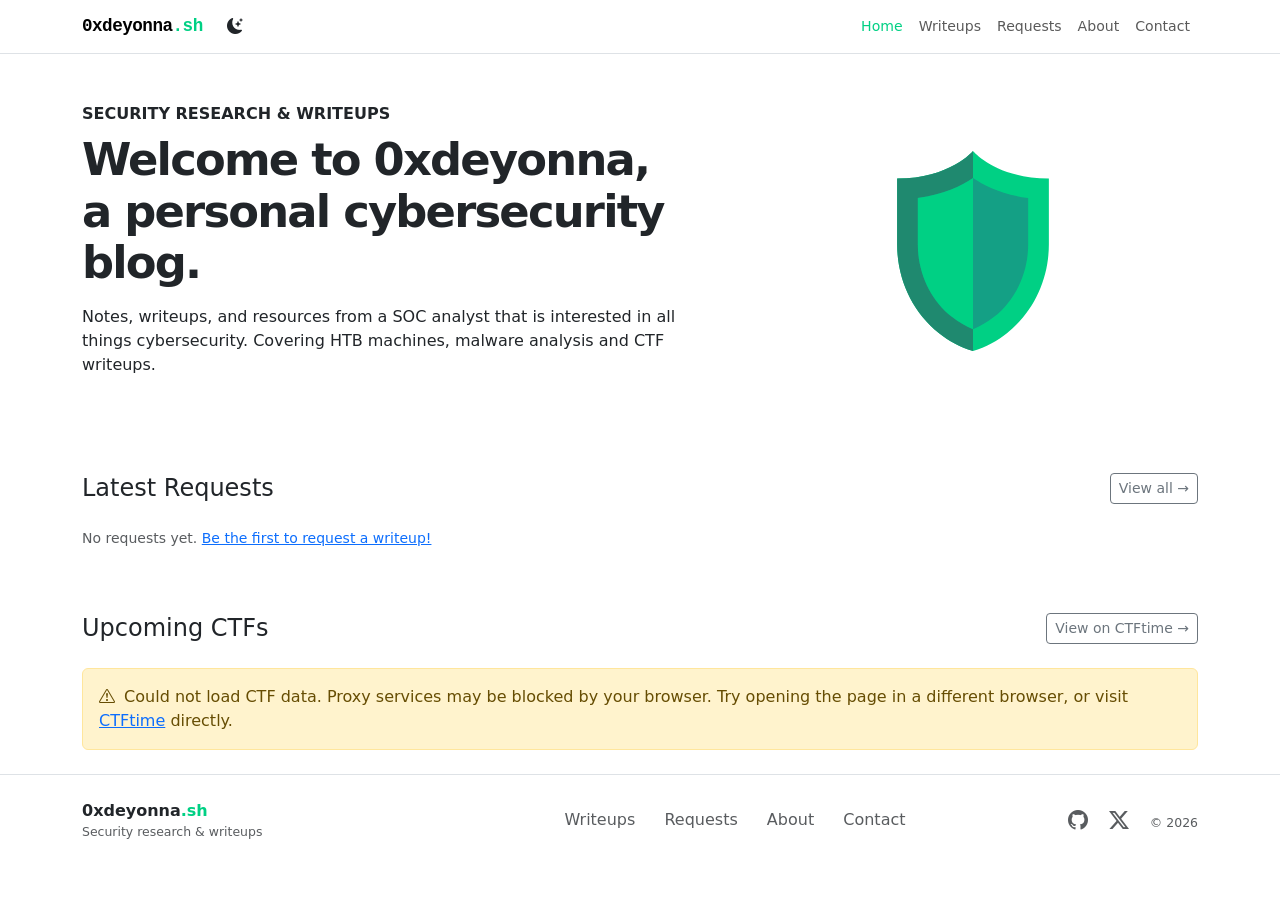
<file: index.html>
<!DOCTYPE html>
<html lang="en">
<head>
    <meta name="viewport" content="width=device-width, initial-scale=1.0">
    <meta name="description" content="0xdeyonna — A personal cybersecurity blog covering web, pwn, crypto, forensics, and more.">
    <meta name="author" content="Deyonna">
    <meta name="keywords" content="CTF, writeups, cybersecurity, hacking, web exploitation, binary exploitation">
    <meta charset="UTF-8">

    <title>0xdeyonna</title>
    <link rel="icon" type="image/svg+xml" href="assets/favicon.svg">

    <!-- Theme restore: inline so it runs before Bootstrap CSS paints -->
    <script>document.documentElement.setAttribute('data-bs-theme', localStorage.getItem('theme') || 'light');</script>
    <!-- Bootstrap 5.3 CSS -->
    <link href="https://cdn.jsdelivr.net/npm/bootstrap@5.3.3/dist/css/bootstrap.min.css" rel="stylesheet">
    <!-- Bootstrap Icons -->
    <link rel="stylesheet" href="https://cdn.jsdelivr.net/npm/bootstrap-icons@1.11.3/font/bootstrap-icons.min.css">
    <!-- Custom CSS -->
    <link rel="stylesheet" href="css/common.css">
    <link rel="stylesheet" href="css/style.css">
    <script src="https://cdn.jsdelivr.net/npm/bootstrap@5.3.3/dist/js/bootstrap.bundle.min.js" defer></script>
    <!-- jQuery -->
    <script src="https://ajax.googleapis.com/ajax/libs/jquery/3.7.1/jquery.min.js" defer></script>
    <!-- Custom JS -->
    <script src="js/main.js" defer></script>
    <script src="js/theme.js"      defer></script>
    <script src="js/components.js" defer></script>
</head>
<body>
  <!-- Navbar injected here by main.js -->
    <div id="navbar-placeholder"></div>

      <!-- main content -->
    <main>

        <section id="hero" class="py-5" aria-labelledby="hero-heading">
            <div class="container">
              <div class="row align-items-center g-4">

                <!-- Left: title and description -->
                <div class="col-lg-7">
                  <p class="text-uppercase fw-semibold mb-2">Security Research & Writeups</p>
                  <h1 class="display-5 fw-bold mb-3">
                    Welcome to 0xdeyonna,<br> a personal cybersecurity blog.
                  </h1>
                  <p class="mb-4">
                    Notes, writeups, and resources from a SOC analyst that is interested in all things cybersecurity. Covering HTB machines, malware analysis and CTF writeups.
                  </p>
                </div>

                <!-- Right: shield svg -->
                <div class="col-lg-5 text-center" aria-hidden="true">
                  <!-- shield svg -->
                  <svg height="200px" width="200px" version="1.1" id="Capa_1" xmlns="http://www.w3.org/2000/svg" xmlns:xlink="http://www.w3.org/1999/xlink" viewBox="0 0 58 58" xml:space="preserve" fill="00d084"><g id="SVGRepo_bgCarrier" stroke-width="0"></g><g id="SVGRepo_tracerCarrier" stroke-linecap="round" stroke-linejoin="round"></g><g id="SVGRepo_iconCarrier"> <path style="fill:#00d084;" d="M29,0c0,0-6.667,8-22,8v19.085c0,9.966,4.328,19.577,12.164,25.735C21.937,55,25.208,56.875,29,58 c3.792-1.125,7.062-3,9.836-5.18C46.672,46.662,51,37.051,51,27.085V8C35.667,8,29,0,29,0z"></path> <path style="fill:#1f896f;" d="M7,8v19.085c0,9.966,4.328,19.577,12.164,25.735C21.937,55,25.208,56.875,29,58V0C29,0,22.333,8,7,8z "></path> <path style="fill:#14a085;" d="M29,51.661c-2.123-0.833-4.178-2.025-6.128-3.558C16.69,43.245,13,35.388,13,27.085V13.628 c7.391-0.943,12.639-3.514,16-5.798c3.361,2.284,8.609,4.855,16,5.798v13.457c0,8.303-3.69,16.16-9.871,21.018 C33.178,49.636,31.123,50.828,29,51.661z"></path> <path style="fill:#00d084;" d="M13,13.628v13.457c0,8.303,3.69,16.16,9.872,21.018c1.95,1.533,4.005,2.725,6.128,3.558V7.831 C25.639,10.114,20.391,12.686,13,13.628z"></path> </g></svg>
                  <!-- END SVG -->
                </div>

              </div>
            </div>
        </section>

        
    <!-- ── Latest Activity ───────────────────────────────────────── -->
    <section id="latest-activity" class="py-4" aria-labelledby="activity-heading">
      <div class="container">

        <div class="d-flex justify-content-between align-items-center mb-4">
          <h2 id="activity-heading" class="h4 mb-0">Latest Requests</h2>
          <a href="tasks.html" class="btn btn-sm btn-outline-secondary"
             aria-label="Go to the full requests board">
            View all →
          </a>
        </div>

        <!-- Activity items injected by main.js -->
        <div id="activity-list"
             class="mb-0"
             aria-live="polite"
             aria-label="Recent writeup requests">
        </div>

      </div>
    </section>

    <!-- CTFTime container-->
    <section id="upcoming-ctfs" class="py-4" aria-labelledby="ctf-heading">
      <div class="container">

        <div class="d-flex justify-content-between align-items-center mb-4">
          <h2 id="ctf-heading" class="h4 mb-0">Upcoming CTFs</h2>
          <a href="https://ctftime.org"
             target="_blank" rel="noopener noreferrer"
             class="btn btn-sm btn-outline-secondary"
             aria-label="View all CTFs on CTFtime (opens in new tab)">
            View on CTFtime →
          </a>
        </div>

        <!-- Loading spinner — hidden once data arrives -->
        <div id="ctf-loading" class="text-center py-4" aria-live="polite">
          <div class="spinner-border spinner-border-sm text-secondary"
               role="status" aria-label="Loading CTF events">
          </div>
          <span class="ms-2 text-muted">Loading upcoming CTFs…</span>
        </div>

        <!-- Error — shown if all proxy attempts fail -->
        <div id="ctf-error"
             class="alert alert-warning d-none" role="alert" aria-live="assertive">
          <i class="bi bi-exclamation-triangle me-1" aria-hidden="true"></i>
          Could not load CTF data. Proxy services may be blocked by your browser.
          Try opening the page in a different browser, or visit
          <a href="https://ctftime.org" target="_blank" rel="noopener noreferrer">CTFtime</a> directly.
        </div>

        <!-- Cards injected by main.js -->
        <div id="ctf-list"
             class="row g-3"
             aria-live="polite"
             aria-label="Upcoming CTF events">
        </div>

      </div>
    </section>

    </main>

    <!-- Footer injected here by main.js -->
    <div id="footer-placeholder"></div>

</body>
</html>
</file>
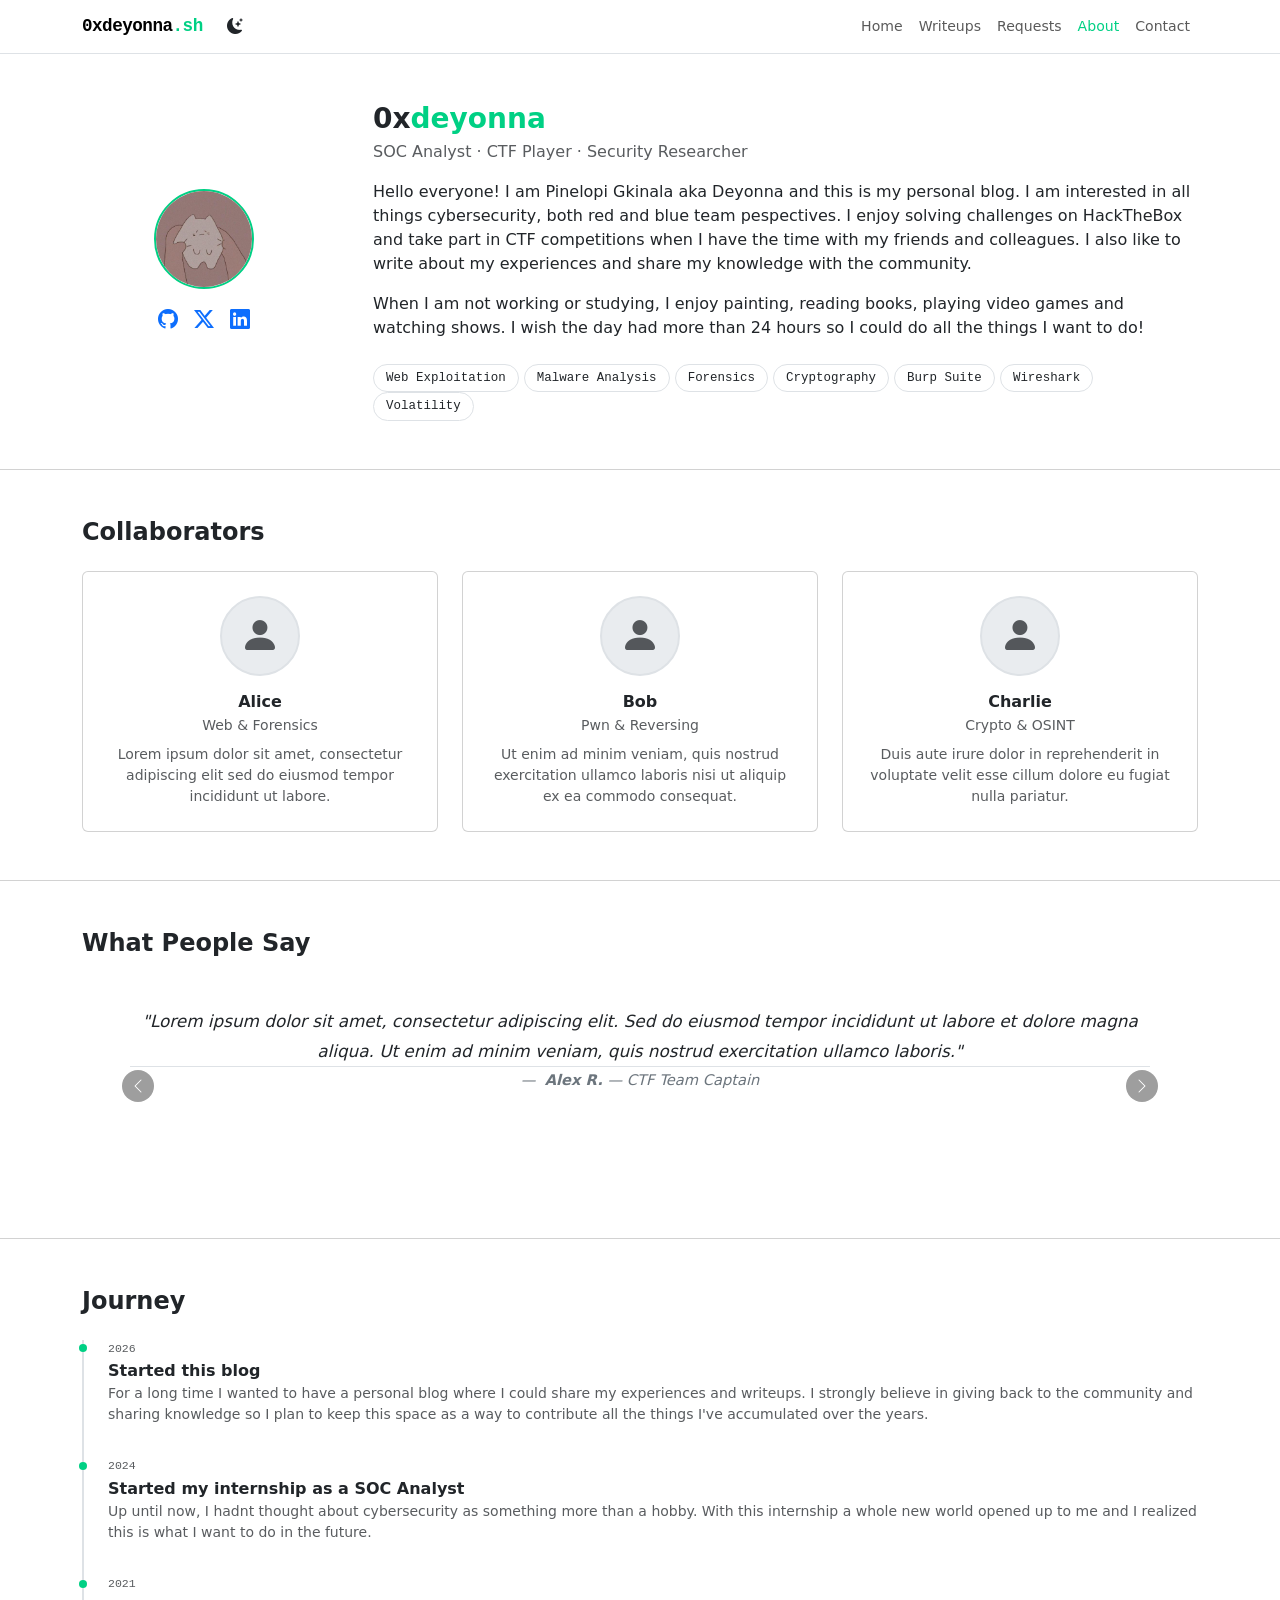
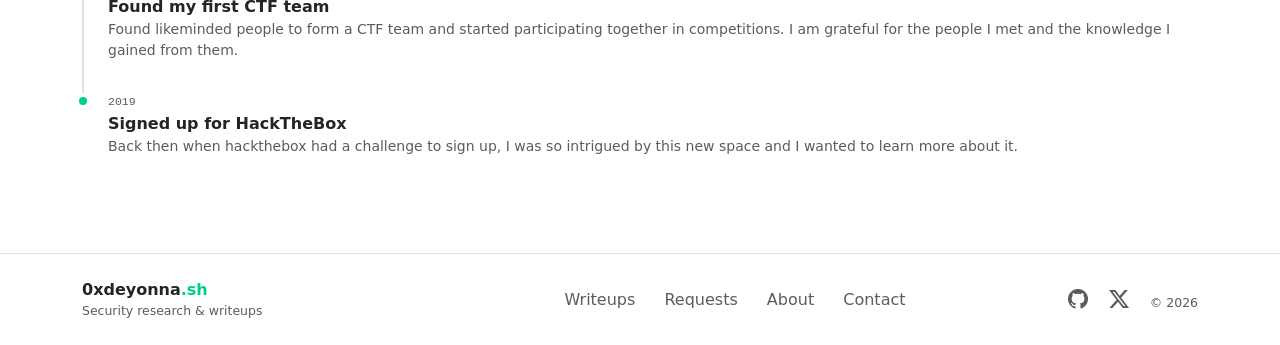
<file: about.html>
<!DOCTYPE html>
<html lang="en">
<head>
    <meta name="viewport" content="width=device-width, initial-scale=1.0">
    <meta name="description" content="0xdeyonna — A personal cybersecurity blog covering web, pwn, crypto, forensics, and more.">
    <meta name="author" content="Deyonna">
    <meta name="keywords" content="CTF, writeups, cybersecurity, hacking, web exploitation, binary exploitation">
    <meta charset="UTF-8">

    <title>About | 0xdeyonna</title>
    <link rel="icon" type="image/svg+xml" href="assets/favicon.svg">

    <!-- Theme restore: inline so it runs before Bootstrap CSS paints -->
    <script>document.documentElement.setAttribute('data-bs-theme', localStorage.getItem('theme') || 'light');</script>
    <!-- Bootstrap 5.3 CSS -->
    <link href="https://cdn.jsdelivr.net/npm/bootstrap@5.3.3/dist/css/bootstrap.min.css" rel="stylesheet">
    <!-- Bootstrap Icons -->
    <link rel="stylesheet" href="https://cdn.jsdelivr.net/npm/bootstrap-icons@1.11.3/font/bootstrap-icons.min.css">
    <!-- Custom CSS -->
    <link rel="stylesheet" href="css/common.css">
    <link rel="stylesheet" href="css/about.css">
    <script src="https://cdn.jsdelivr.net/npm/bootstrap@5.3.3/dist/js/bootstrap.bundle.min.js" defer></script>
    <!-- jQuery -->
    <script src="https://ajax.googleapis.com/ajax/libs/jquery/3.7.1/jquery.min.js" defer></script>
    <!-- Custom JS -->
  <script src="js/theme.js"      defer></script>
  <script src="js/components.js" defer></script>
</head>
<body class="d-flex flex-column min-vh-100">

  <div id="navbar-placeholder"></div>

  <main id="main-content" class="flex-grow-1">

    <!-- ── Bio section ──────────────────────────────────────────── -->
    <section id="bio" class="py-5" aria-labelledby="bio-heading">
      <div class="container">
        <div class="row align-items-center g-5">

          <div class="col-lg-3 text-center">
            <div class="avatar-wrap mx-auto mb-3">
              <img src="assets/avatar.png" alt="Deyonna avatar" class="w-100 h-100" style="object-fit:cover;">
            </div>
            <!-- Social links -->
            <div class="d-flex justify-content-center gap-3">
              <a href="https://github.com/Deyonna"
                 target="_blank" rel="noopener noreferrer"
                 aria-label="GitHub profile (opens in new tab)"
                 class="social-icon" title="GitHub">
                <i class="bi bi-github fs-5" aria-hidden="true"></i>
              </a>
              <a href="https://twitter.com/"
                 target="_blank" rel="noopener noreferrer"
                 aria-label="Twitter / X profile (opens in new tab)"
                 class="social-icon" title="Twitter / X">
                <i class="bi bi-twitter-x fs-5" aria-hidden="true"></i>
              </a>
              <a href="https://www.linkedin.com/in/pgkinala"
                 target="_blank" rel="noopener noreferrer"
                 aria-label="LinkedIn profile (opens in new tab)"
                 class="social-icon" title="LinkedIn">
                <i class="bi bi-linkedin fs-5" aria-hidden="true"></i>
              </a>
            </div>
          </div>

          <div class="col-lg-9">
            <h1 id="bio-heading" class="h3 fw-bold mb-1">
              0x<span class="accent">deyonna</span>
            </h1>
            <p class="text-muted mb-3">SOC Analyst · CTF Player · Security Researcher</p>
            <p class="mb-3">
              Hello everyone! I am Pinelopi Gkinala aka Deyonna and this is my personal blog. 
              I am interested in all things cybersecurity, both red and blue team pespectives. 
              I enjoy solving challenges on HackTheBox and take part in CTF competitions when I have the time with
              my friends and colleagues. I also like to write about my experiences and share my knowledge with the community.
               
            </p>
            <p class="mb-4">
              When I am not working or studying, I enjoy painting, reading books, playing video games and watching shows.
              I wish the day had more than 24 hours so I could do all the things I want to do!
            </p>

            <!-- Skill chips -->
            <div role="list" aria-label="Skills and tools">
              <span class="skill-chip" role="listitem">Web Exploitation</span>
              <span class="skill-chip" role="listitem">Malware Analysis</span>
              <span class="skill-chip" role="listitem">Forensics</span>
              <span class="skill-chip" role="listitem">Cryptography</span>
              <span class="skill-chip" role="listitem">Burp Suite</span>
              <span class="skill-chip" role="listitem">Wireshark</span>
              <span class="skill-chip" role="listitem">Volatility</span>
            </div>
          </div>

        </div>
      </div>
    </section>

    <!-- ── Team / Collaborators ──────────────────────────────────── -->
    <section id="team" class="py-5" aria-labelledby="team-heading">
      <div class="container">
        <h2 id="team-heading" class="h4 fw-bold mb-4">Collaborators</h2>

        <div class="row g-4">

          <!-- Card 1 -->
          <div class="col-12 col-sm-6 col-lg-4">
            <article class="team-card card h-100 text-center p-4"
                     aria-label="Team member: Alice">
              <div class="team-avatar mx-auto mb-3">
                <i class="bi bi-person-fill" aria-hidden="true"
                   style="font-size:2.5rem;"></i>
              </div>
              <h3 class="h6 fw-bold mb-1">Alice</h3>
              <p class="text-muted small mb-2">Web &amp; Forensics</p>
              <p class="text-muted small mb-0">
                Lorem ipsum dolor sit amet, consectetur adipiscing elit sed do eiusmod
                tempor incididunt ut labore.
              </p>
            </article>
          </div>

          <!-- Card 2 -->
          <div class="col-12 col-sm-6 col-lg-4">
            <article class="team-card card h-100 text-center p-4"
                     aria-label="Team member: Bob">
              <div class="team-avatar mx-auto mb-3">
                <i class="bi bi-person-fill" aria-hidden="true"
                   style="font-size:2.5rem;"></i>
              </div>
              <h3 class="h6 fw-bold mb-1">Bob</h3>
              <p class="text-muted small mb-2">Pwn &amp; Reversing</p>
              <p class="text-muted small mb-0">
                Ut enim ad minim veniam, quis nostrud exercitation ullamco laboris nisi
                ut aliquip ex ea commodo consequat.
              </p>
            </article>
          </div>

          <!-- Card 3 -->
          <div class="col-12 col-sm-6 col-lg-4">
            <article class="team-card card h-100 text-center p-4"
                     aria-label="Team member: Charlie">
              <div class="team-avatar mx-auto mb-3">
                <i class="bi bi-person-fill" aria-hidden="true"
                   style="font-size:2.5rem;"></i>
              </div>
              <h3 class="h6 fw-bold mb-1">Charlie</h3>
              <p class="text-muted small mb-2">Crypto &amp; OSINT</p>
              <p class="text-muted small mb-0">
                Duis aute irure dolor in reprehenderit in voluptate velit esse cillum
                dolore eu fugiat nulla pariatur.
              </p>
            </article>
          </div>

        </div>
      </div>
    </section>

    <!-- ── Testimonials carousel ─────────────────────────────────── -->
    <section id="testimonials" class="py-5" aria-labelledby="testimonials-heading">
      <div class="container">
        <h2 id="testimonials-heading" class="h4 fw-bold mb-4">What People Say</h2>

        <div id="testimonialCarousel"
             class="carousel slide testimonial-carousel"
             data-bs-ride="carousel"
             aria-label="Testimonials carousel">

          <div class="carousel-inner">

            <div class="carousel-item active">
              <blockquote class="testimonial-slide text-center px-md-5">
                <p class="testimonial-text mb-3">
                  "Lorem ipsum dolor sit amet, consectetur adipiscing elit. Sed do
                  eiusmod tempor incididunt ut labore et dolore magna aliqua. Ut enim
                  ad minim veniam, quis nostrud exercitation ullamco laboris."
                </p>
                <footer class="blockquote-footer">
                  <strong>Alex R.</strong>
                  <cite title="Title"> — CTF Team Captain</cite>
                </footer>
              </blockquote>
            </div>

            <div class="carousel-item">
              <blockquote class="testimonial-slide text-center px-md-5">
                <p class="testimonial-text mb-3">
                  "Duis aute irure dolor in reprehenderit in voluptate velit esse cillum
                  dolore eu fugiat nulla pariatur. Excepteur sint occaecat cupidatat non
                  proident, sunt in culpa qui officia deserunt mollit anim."
                </p>
                <footer class="blockquote-footer">
                  <strong>Morgan T.</strong>
                  <cite title="Title"> — Security Researcher</cite>
                </footer>
              </blockquote>
            </div>

            <div class="carousel-item">
              <blockquote class="testimonial-slide text-center px-md-5">
                <p class="testimonial-text mb-3">
                  "Nemo enim ipsam voluptatem quia voluptas sit aspernatur aut odit aut
                  fugit, sed quia consequuntur magni dolores eos qui ratione voluptatem
                  sequi nesciunt."
                </p>
                <footer class="blockquote-footer">
                  <strong>Jamie K.</strong>
                  <cite title="Title"> — SOC Analyst</cite>
                </footer>
              </blockquote>
            </div>

          </div>

          <!-- Controls -->
          <button class="carousel-control-prev"
                  type="button"
                  data-bs-target="#testimonialCarousel"
                  data-bs-slide="prev"
                  aria-label="Previous testimonial">
            <span class="carousel-control-prev-icon" aria-hidden="true"></span>
          </button>
          <button class="carousel-control-next"
                  type="button"
                  data-bs-target="#testimonialCarousel"
                  data-bs-slide="next"
                  aria-label="Next testimonial">
            <span class="carousel-control-next-icon" aria-hidden="true"></span>
          </button>

          <!-- Indicators -->
          <div class="carousel-indicators">
            <button type="button"
                    data-bs-target="#testimonialCarousel"
                    data-bs-slide-to="0"
                    class="active"
                    aria-current="true"
                    aria-label="Go to testimonial 1"></button>
            <button type="button"
                    data-bs-target="#testimonialCarousel"
                    data-bs-slide-to="1"
                    aria-label="Go to testimonial 2"></button>
            <button type="button"
                    data-bs-target="#testimonialCarousel"
                    data-bs-slide-to="2"
                    aria-label="Go to testimonial 3"></button>
          </div>

        </div>
      </div>
    </section>

    <!-- ── Timeline ───────────────────────────────────────────────── -->
    <section id="timeline" class="py-5" aria-labelledby="timeline-heading">
      <div class="container">
        <h2 id="timeline-heading" class="h4 fw-bold mb-4">Journey</h2>

        <ol class="timeline list-unstyled" aria-label="Career and learning timeline">

          <li class="timeline-item">
            <span class="timeline-dot" aria-hidden="true"></span>
            <div class="timeline-date">2026</div>
            <div class="timeline-content">
              <strong>Started this blog</strong>
              <p class="text-muted small mb-0">
                For a long time I wanted to have a personal blog where I could share my experiences and writeups. I strongly believe in giving back to the community and sharing knowledge so I plan to keep this space as a way to contribute all the things I've accumulated over the years.
              </p>
            </div>
          </li>

          <li class="timeline-item">
            <span class="timeline-dot" aria-hidden="true"></span>
            <div class="timeline-date">2024</div>
            <div class="timeline-content">
              <strong>Started my internship as a SOC Analyst</strong>
              <p class="text-muted small mb-0">
                Up until now, I hadnt thought about cybersecurity as something more than a hobby. With this internship a whole new world opened up to me and I realized this is what I want to do in the future. 
              </p>
            </div>
          </li>

          <li class="timeline-item">
            <span class="timeline-dot" aria-hidden="true"></span>
            <div class="timeline-date">2021</div>
            <div class="timeline-content">
              <strong>Found my first CTF team</strong>
              <p class="text-muted small mb-0">
                Found likeminded people to form a CTF team and started participating together in competitions. I am grateful for the people I met and the knowledge I gained from them.
              </p>
            </div>
          </li>

          <li class="timeline-item">
            <span class="timeline-dot" aria-hidden="true"></span>
            <div class="timeline-date">2019</div>
            <div class="timeline-content">
              <strong>Signed up for HackTheBox</strong>
              <p class="text-muted small mb-0">
                Back then when hackthebox had a challenge to sign up, I was so intrigued by this new space and I wanted to learn more about it.
              </p>
            </div>
          </li>

        </ol>
      </div>
    </section>

  </main>

  <div id="footer-placeholder"></div>

</body>
</html>
</file>
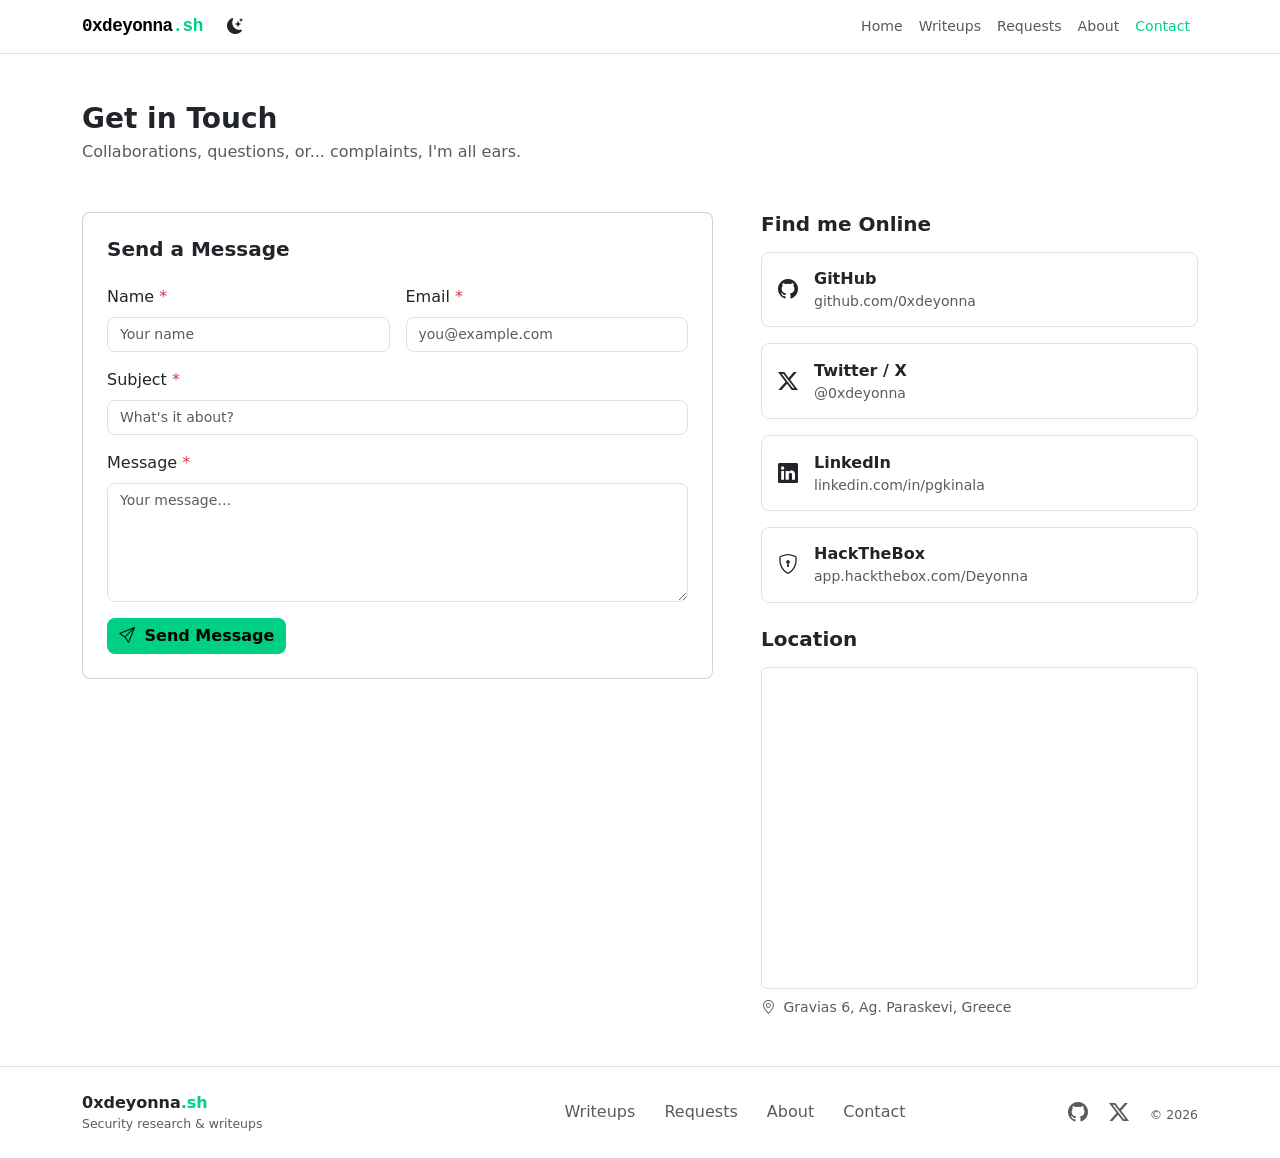
<file: contact.html>
<!DOCTYPE html>
<html lang="en">
<head>
    <meta name="viewport" content="width=device-width, initial-scale=1.0">
    <meta name="description" content="0xdeyonna — A personal cybersecurity blog covering web, pwn, crypto, forensics, and more.">
    <meta name="author" content="Deyonna">
    <meta name="keywords" content="CTF, writeups, cybersecurity, hacking, web exploitation, binary exploitation">
    <meta charset="UTF-8">

    <title>Contact | 0xdeyonna</title>
    <link rel="icon" type="image/svg+xml" href="assets/favicon.svg">

    <!-- Theme restore: inline so it runs before Bootstrap CSS paints -->
    <script>document.documentElement.setAttribute('data-bs-theme', localStorage.getItem('theme') || 'light');</script>
    <!-- Bootstrap 5.3 CSS -->
    <link href="https://cdn.jsdelivr.net/npm/bootstrap@5.3.3/dist/css/bootstrap.min.css" rel="stylesheet">
    <!-- Bootstrap Icons -->
    <link rel="stylesheet" href="https://cdn.jsdelivr.net/npm/bootstrap-icons@1.11.3/font/bootstrap-icons.min.css">
    <!-- Custom CSS -->
    <link rel="stylesheet" href="css/common.css">
    <link rel="stylesheet" href="css/contact.css">
    <script src="https://cdn.jsdelivr.net/npm/bootstrap@5.3.3/dist/js/bootstrap.bundle.min.js" defer></script>
    <!-- jQuery -->
    <script src="https://ajax.googleapis.com/ajax/libs/jquery/3.7.1/jquery.min.js" defer></script>
    <!-- Custom JS -->
    <script src="js/theme.js"      defer></script>
    <script src="js/components.js" defer></script>
    <script src="js/contact.js"    defer></script>
</head>

<body class="d-flex flex-column min-vh-100">

  <div id="navbar-placeholder"></div>

  <main id="main-content" class="flex-grow-1">
    <div class="container py-5">

      <!-- ── Page header ─────────────────────────────────────────── -->
      <div class="mb-5">
        <h1 class="h3 fw-bold mb-1">Get in Touch</h1>
        <p class="text-muted mb-0">
          Collaborations, questions, or... complaints, I'm all ears.
        </p>
      </div>

      <div class="row g-5">

        <!-- ── Left: Contact form ──────────────────────────────────── -->
        <div class="col-lg-7">
          <div class="card rounded-3">
            <div class="card-body p-4">

              <h2 class="h5 fw-semibold mb-4">Send a Message</h2>

              <form id="contact-form"
                    class="contact-form"
                    novalidate
                    aria-label="Contact form">

                <div class="row g-3">

                  <div class="col-sm-6">
                    <label for="contact-name" class="form-label">
                      Name <span class="text-danger" aria-hidden="true">*</span>
                    </label>
                    <input id="contact-name"
                           type="text"
                           class="form-control"
                           placeholder="Your name"
                           required
                           aria-required="true"
                           maxlength="80">
                    <div class="invalid-feedback"></div>
                  </div>

                  <div class="col-sm-6">
                    <label for="contact-email" class="form-label">
                      Email <span class="text-danger" aria-hidden="true">*</span>
                    </label>
                    <input id="contact-email"
                           type="email"
                           class="form-control"
                           placeholder="you@example.com"
                           required
                           aria-required="true"
                           maxlength="120">
                    <div class="invalid-feedback"></div>
                  </div>

                  <div class="col-12">
                    <label for="contact-subject" class="form-label">
                      Subject <span class="text-danger" aria-hidden="true">*</span>
                    </label>
                    <input id="contact-subject"
                           type="text"
                           class="form-control"
                           placeholder="What's it about?"
                           required
                           aria-required="true"
                           maxlength="150">
                    <div class="invalid-feedback"></div>
                  </div>

                  <div class="col-12">
                    <label for="contact-message" class="form-label">
                      Message <span class="text-danger" aria-hidden="true">*</span>
                    </label>
                    <textarea id="contact-message"
                              class="form-control"
                              rows="5"
                              placeholder="Your message…"
                              required
                              aria-required="true"
                              maxlength="2000"></textarea>
                    <div class="invalid-feedback"></div>
                  </div>

                  <div class="col-12">
                    <button type="submit" class="btn btn-accent">
                      <i class="bi bi-send me-1" aria-hidden="true"></i>
                      Send Message
                    </button>
                  </div>

                </div>

              </form>
            </div>
          </div>
        </div>

        <!-- ── Right: Social links ──────────────────────────── -->
        <div class="col-lg-5">

          <!-- Social / contact links -->
          <h2 class="h5 fw-semibold mb-3">Find me Online</h2>

          <div class="d-flex flex-column gap-3 mb-4">

            <a href="https://github.com/Deyonna"
               target="_blank" rel="noopener noreferrer"
               class="contact-link"
               aria-label="GitHub profile (opens in new tab)">
              <i class="bi bi-github fs-5 me-3" aria-hidden="true"></i>
              <div>
                <div class="fw-semibold">GitHub</div>
                <div class="text-muted small">github.com/0xdeyonna</div>
              </div>
            </a>

            <a href="https://twitter.com/"
               target="_blank" rel="noopener noreferrer"
               class="contact-link"
               aria-label="Twitter / X profile (opens in new tab)">
              <i class="bi bi-twitter-x fs-5 me-3" aria-hidden="true"></i>
              <div>
                <div class="fw-semibold">Twitter / X</div>
                <div class="text-muted small">@0xdeyonna</div>
              </div>
            </a>

            <a href="https://www.linkedin.com/in/pgkinala"
               target="_blank" rel="noopener noreferrer"
               class="contact-link"
               aria-label="LinkedIn profile (opens in new tab)">
              <i class="bi bi-linkedin fs-5 me-3" aria-hidden="true"></i>
              <div>
                <div class="fw-semibold">LinkedIn</div>
                <div class="text-muted small">linkedin.com/in/pgkinala</div>
              </div>
            </a>

            <a href="https://app.hackthebox.com/public/users/103145"
               target="_blank" rel="noopener noreferrer"
               class="contact-link"
               aria-label="HackTheBox profile (opens in new tab)">
              <i class="bi bi-shield-lock fs-5 me-3" aria-hidden="true"></i>
              <div>
                <div class="fw-semibold">HackTheBox</div>
                <div class="text-muted small">app.hackthebox.com/Deyonna</div>
              </div>
            </a>
          </div>

          <!-- Google Maps embed -->
          <h2 class="h5 fw-semibold mb-3">Location</h2>
          <div class="map-wrapper rounded overflow-hidden">
            <iframe src="https://www.google.com/maps/embed?pb=!1m18!1m12!1m3!1d3143.793861896156!2d23.833100899999994!3d38.0052684!2m3!1f0!2f0!3f0!3m2!1i1024!2i768!4f13.1!3m3!1m2!1s0x14a199709f059559%3A0xad1dacf4713268b2!2sAmerican%20College%20of%20Greece!5e0!3m2!1sen!2sgr!4v1781821068392!5m2!1sen!2sgr" width="600" height="450" style="border:0;" allowfullscreen="" loading="lazy" referrerpolicy="no-referrer-when-downgrade"></iframe>
          </div>
          <p class="text-muted small mt-2 mb-0">
            <i class="bi bi-geo-alt me-1" aria-hidden="true"></i>
            Gravias 6, Ag. Paraskevi, Greece
          </p>
        </div><!-- /col-lg-5 -->
      </div><!-- /row -->
    </div><!-- /container -->
  </main>

  <!-- ── Confirmation modal (shown after successful form submit) ── -->
  <div class="modal fade"
       id="confirmModal"
       tabindex="-1"
       aria-labelledby="confirmModalLabel"
       aria-hidden="true">
    <div class="modal-dialog modal-dialog-centered modal-dialog-scrollable">
      <div class="modal-content">

        <div class="modal-header">
          <h5 class="modal-title" id="confirmModalLabel">
            <i class="bi bi-check-circle-fill text-success me-2" aria-hidden="true"></i>
            Message Sent!
          </h5>
          <button type="button"
                  class="btn-close"
                  data-bs-dismiss="modal"
                  aria-label="Close confirmation"></button>
        </div>

        <div class="modal-body">
          <p class="text-muted mb-3" style="font-size:.9rem;">
            Thanks for reaching out!. Here's a copy of what you sent:
          </p>
          <!-- Summary injected by contact.js -->
          <div id="modal-details" aria-live="polite"></div>
        </div>

        <div class="modal-footer">
          <button type="button"
                  class="btn btn-accent"
                  data-bs-dismiss="modal">Done</button>
        </div>

      </div>
    </div>
  </div>
  <!-- /confirmModal -->

  <div id="footer-placeholder"></div>

</body>
</html>
</file>
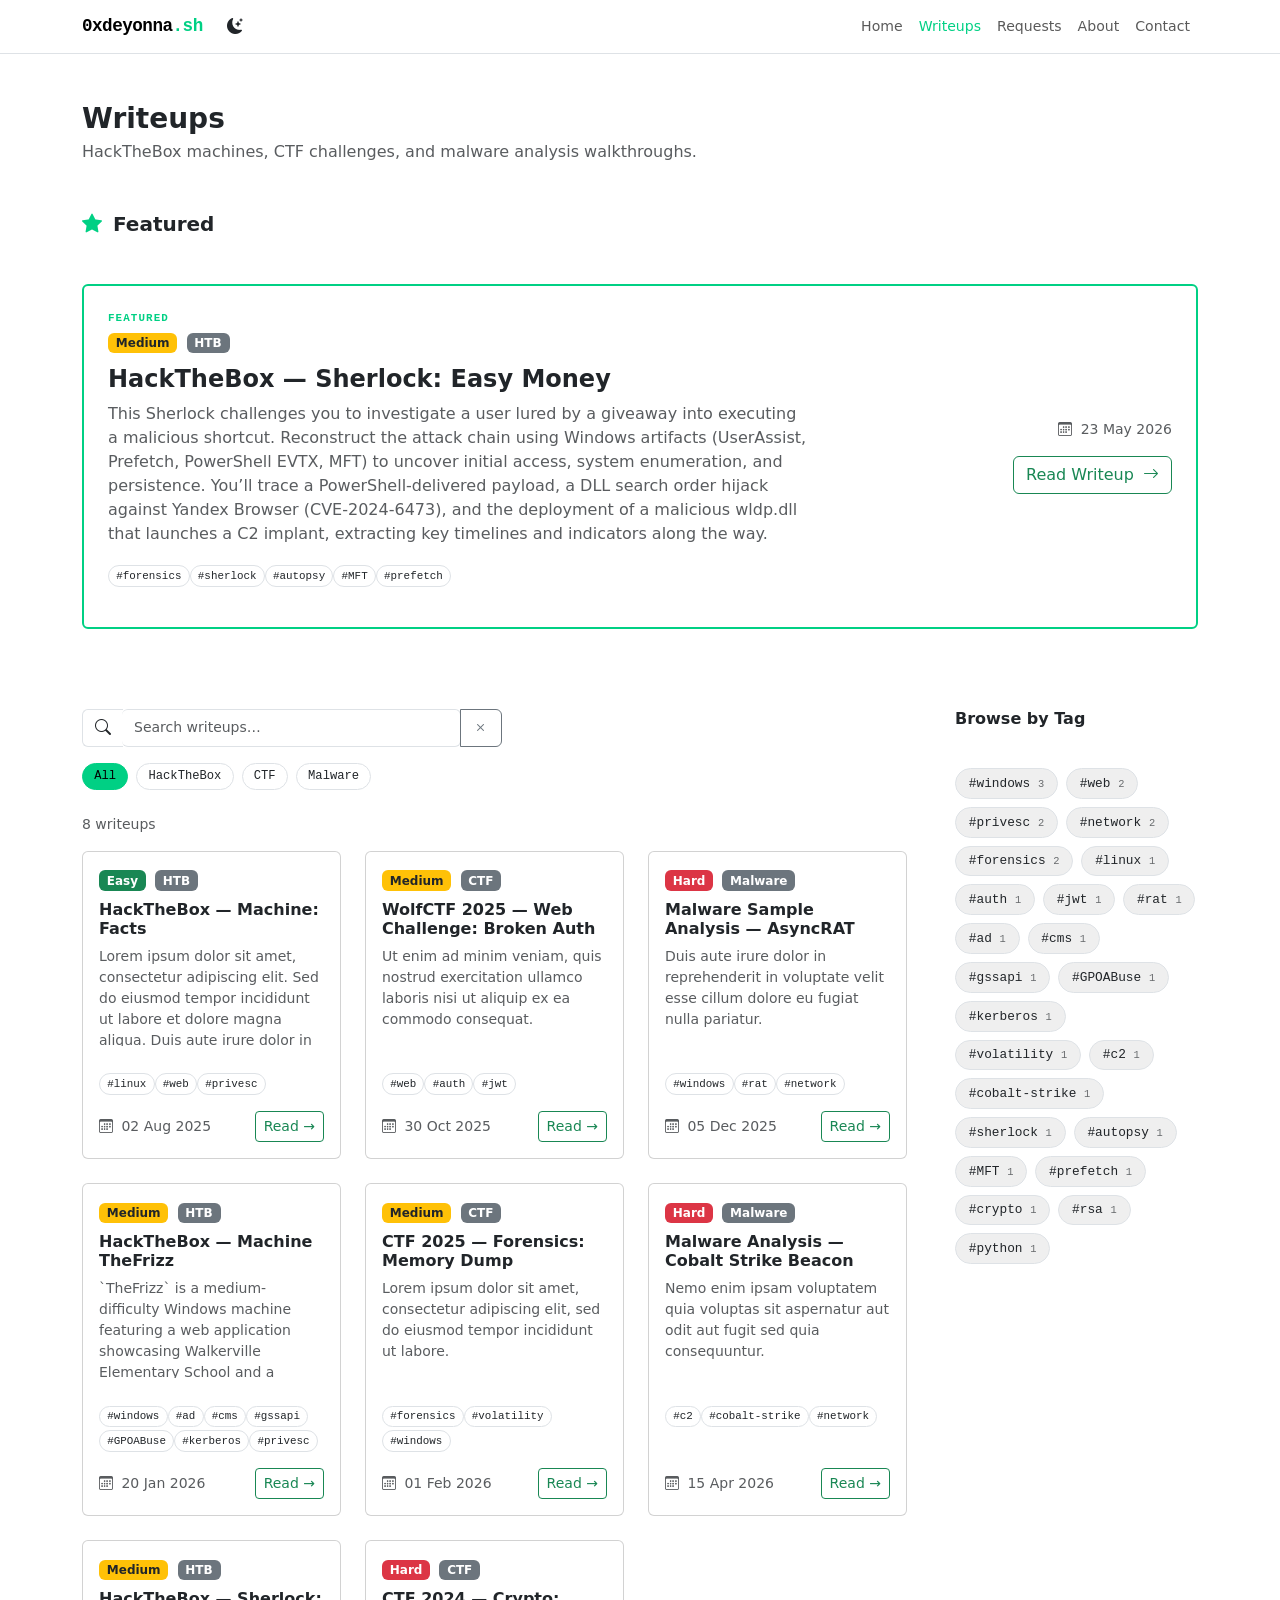
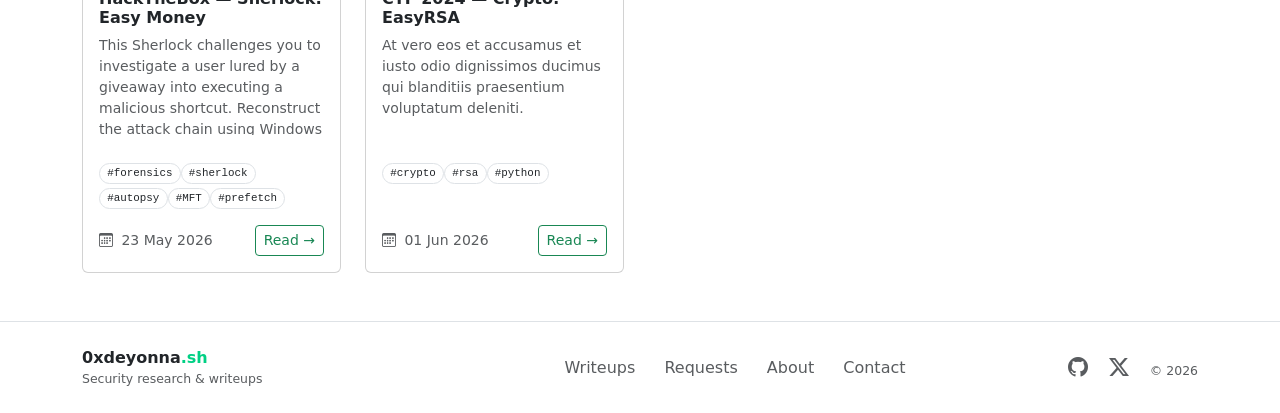
<file: writeups.html>
<!DOCTYPE html>
<html lang="en">
<head>
    <meta name="viewport" content="width=device-width, initial-scale=1.0">
    <meta name="description" content="0xdeyonna — A personal cybersecurity blog covering web, pwn, crypto, forensics, and more.">
    <meta name="author" content="Deyonna">
    <meta name="keywords" content="CTF, writeups, cybersecurity, hacking, web exploitation, binary exploitation">
    <meta charset="UTF-8">

    <title>Writeups | 0xdeyonna</title>
    <link rel="icon" type="image/svg+xml" href="assets/favicon.svg">

    <!-- Theme restore: inline so it runs before Bootstrap CSS paints -->
    <script>document.documentElement.setAttribute('data-bs-theme', localStorage.getItem('theme') || 'light');</script>
    <!-- Bootstrap 5.3 CSS -->
    <link href="https://cdn.jsdelivr.net/npm/bootstrap@5.3.3/dist/css/bootstrap.min.css" rel="stylesheet">
    <!-- Bootstrap Icons -->
    <link rel="stylesheet" href="https://cdn.jsdelivr.net/npm/bootstrap-icons@1.11.3/font/bootstrap-icons.min.css">
    <!-- Custom CSS -->
    <link rel="stylesheet" href="css/common.css">
    <link rel="stylesheet" href="css/writeups.css">
    <script src="https://cdn.jsdelivr.net/npm/bootstrap@5.3.3/dist/js/bootstrap.bundle.min.js" defer></script>
    <!-- jQuery -->
    <script src="https://ajax.googleapis.com/ajax/libs/jquery/3.7.1/jquery.min.js" defer></script>
    <!-- Custom JS -->
    <script src="js/theme.js"      defer></script>
    <script src="js/components.js" defer></script>
    <script src="js/writeups.js"      defer></script>
</head>


<body class="d-flex flex-column min-vh-100">

  <div id="navbar-placeholder"></div>

  <main id="main-content" class="flex-grow-1">
    <div class="container py-5">

      <!-- Page header  -->
      <div class="mb-5">
        <h1 class="h3 fw-bold mb-1">Writeups</h1>
        <p class="text-muted mb-0">
          HackTheBox machines, CTF challenges, and malware analysis walkthroughs.
        </p>
      </div>

      <!-- Featured writeup-->
      <section id="featured-section"
               class="mb-5"
               aria-labelledby="featured-heading">
        <h2 id="featured-heading" class="h5 fw-semibold mb-3">
          <i class="bi bi-star-fill accent me-1" aria-hidden="true"></i>
          Featured
        </h2>
        <!-- Injected by writeups.js -->
        <div id="featured-writeup" aria-live="polite"></div>
      </section>

      <div class="row g-5">

        <!-- Main grid column  -->
        <div class="col-lg-9">

          <!-- Search + category filters -->
          <div class="mb-4">

            <!-- Search input -->
            <div class="input-group mb-3" style="max-width:420px;">
              <span class="input-group-text bg-transparent border-end-0"
                    aria-hidden="true">
                <i class="bi bi-search"></i>
              </span>
              <input id="writeup-search"
                     type="search"
                     class="form-control border-start-0"
                     placeholder="Search writeups…"
                     aria-label="Search writeups by title, tag, or keyword">
              <button id="search-clear"
                      class="btn btn-outline-secondary"
                      type="button"
                      aria-label="Clear search">
                <i class="bi bi-x" aria-hidden="true"></i>
              </button>
            </div>

            <!-- Category filter chips -->
            <div role="group" aria-label="Filter writeups by category"
                 class="d-flex flex-wrap gap-2">
              <button class="filter-btn active"
                      data-filter="all"
                      aria-pressed="true">All</button>
              <button class="filter-btn"
                      data-filter="HTB"
                      aria-pressed="false">HackTheBox</button>
              <button class="filter-btn"
                      data-filter="CTF"
                      aria-pressed="false">CTF</button>
              <button class="filter-btn"
                      data-filter="Malware"
                      aria-pressed="false">Malware</button>
            </div>

          </div>

          <!-- Live count for screen readers -->
          <p id="writeup-count"
             class="text-muted small mb-3"
             aria-live="polite"
             aria-atomic="true"></p>

          <!-- Writeup cards grid -->
          <div id="writeup-grid"
               class="row g-4"
               aria-live="polite"
               aria-label="Writeup cards">
            <!-- Injected by writeups.js -->
          </div>

          <!-- Empty state -->
          <div id="writeup-empty"
               class="text-center py-5 d-none"
               aria-live="polite">
            <i class="bi bi-search fs-1 text-muted d-block mb-2" aria-hidden="true"></i>
            <p class="text-muted mb-0">No writeups match your search or filter.</p>
          </div>

        </div>

        <!-- Sidebar: tag cloud -->
        <aside class="col-lg-3" aria-labelledby="tag-cloud-heading">
          <div class="sticky-sidebar">
            <h2 id="tag-cloud-heading" class="h6 fw-semibold mb-3">Browse by Tag</h2>
            <!-- Tags injected by writeups.js -->
            <div id="tag-cloud"
                 class="d-flex flex-wrap gap-2"
                 aria-label="Tag cloud for filtering writeups">
            </div>
          </div>
        </aside>

      </div>

    </div>
  </main>

  <div id="footer-placeholder"></div>

</body>
</html>
</file>
<file: css/common.css>
/* ── CSS Variables ───────────────────────────────────────────── */
:root {
  --accent:      #00d084;
  --accent-dim:  rgba(0, 208, 132, 0.12);
  --font-mono:   'Courier New', Courier, monospace;
  --transition:  .15s;
}

/* ── Accent utility ──────────────────────────────────────────── */
.accent { color: var(--accent); }

/* ── Navbar ──────────────────────────────────────────────────── */
.navbar {
  border-bottom: 1px solid var(--bs-border-color);
  backdrop-filter: blur(6px);
}

.navbar-brand {
  font-family: var(--font-mono);
  font-weight: 700;
  font-size:   1.1rem;
  letter-spacing: -.5px;
}

.navbar-brand span { color: var(--accent); }

.nav-link {
  font-size:  .88rem;
  font-weight: 500;
  transition: color .15s;
}

.nav-link:hover,
.nav-link.active { color: var(--accent) !important; }

#dark-mode-toggle {
  font-size:   1rem;
  line-height: 1;
  border:      none;
  background:  transparent;
  color:       var(--bs-body-color);
  transition:  color .15s;
}

#dark-mode-toggle:hover { color: var(--accent); }

/* ── Footer ──────────────────────────────────────────────────── */
footer { border-top: 1px solid var(--bs-border-color); }

.footer-link {
  color:           var(--bs-secondary-color);
  text-decoration: none;
  transition:      color .15s;
}

.footer-link:hover { color: var(--accent); }

/* ── Accent button (shared across pages) ─────────────────────── */
.btn-accent {
  background:    var(--accent);
  color:         #000;
  border:        none;
  font-weight:   600;
  border-radius: var(--bs-border-radius-lg);
  transition:    opacity .15s, transform .1s;
}

.btn-accent:hover,
.btn-accent:focus {
  opacity:   .85;
  color:     #000;
  transform: translateY(-1px);
}
</file>
<file: css/style.css>
#hero {
  padding-top:    5rem;
  padding-bottom: 2.5rem;
}

#hero h1 {
  font-size:      clamp(1.8rem, 5vw, 2.8rem);
  font-weight:    800;
  letter-spacing: -.04em;
  line-height:    1.15;
}

/* ── CTFtime section ───────────────────────────────────────────── */

.ctf-card .card-title a {
  text-decoration: none;
  font-weight:     600;
  color:           var(--bs-body-color);
}

.ctf-card .card-title a:hover { color: var(--accent); }

.ctf-card .badge {
  font-size:   .68rem;
  font-family: var(--font-mono);
}

/* ── Latest Activity section ───────────────────────────────────── */

.activity-item {
  display:      flex;
  align-items:  flex-start;
  gap:          .75rem;
  padding:      .75rem 0;
  border-bottom: 1px solid var(--bs-border-color-translucent);
}

.activity-item:last-child { border-bottom: none; }

.activity-dot {
  width:  10px;
  height: 10px;
  border-radius: 50%;
  background-color: var(--accent);
  flex-shrink: 0;
  margin-top:  .45rem;
}
</file>
<file: css/about.css>
/* ── Bio section ───────────────────────────────────────────────── */
#bio { padding: 3rem 0; }

.avatar-wrap {
  width:         100px;
  height:        100px;
  border-radius: 50%;
  border:        2px solid var(--accent);
  overflow:      hidden;
  flex-shrink:   0;
}

/* ── Skills chips ──────────────────────────────────────────────── */
.skill-chip {
  display:       inline-block;
  padding:       .25rem .75rem;
  border:        1px solid var(--bs-border-color);
  border-radius: 2rem;
  font-size:     .78rem;
  font-family:   var(--font-mono);
  transition:    border-color var(--transition), color var(--transition);
}

.skill-chip:hover {
  border-color: var(--accent);
  color:        var(--accent);
}

/* ── Team grid cards ───────────────────────────────────────────── */
#team {
  padding:    2.5rem 0;
  border-top: 1px solid var(--bs-border-color-translucent);
}

.team-card {
  text-align: center;
  padding:    1.5rem;
}

.team-avatar {
  width:         80px;
  height:        80px;
  border-radius: 50%;
  background-color: var(--bs-secondary-bg);
  border:        2px solid var(--bs-border-color);
  display:       flex;
  align-items:   center;
  justify-content: center;
  font-size:     2rem;
  color:         var(--bs-secondary-color);
  margin:        0 auto 1rem;
  transition:    border-color var(--transition);
}

.team-card:hover .team-avatar { border-color: var(--accent); }

/* ── Carousel ──────────────────────────────────────────────────── */
#testimonials {
  padding:    2.5rem 0;
  border-top: 1px solid var(--bs-border-color-translucent);
}

.carousel-item blockquote {
  font-size:   1.05rem;
  font-style:  italic;
  line-height: 1.8;
}

.carousel-control-prev,
.carousel-control-next {
  width:   10%;
  opacity: 0.85;
}

.carousel-control-prev-icon,
.carousel-control-next-icon {
  background-color: rgba(0, 0, 0, 0.45);
  border-radius:    50%;
  padding:          1rem;
  background-size:  50%;
}

.carousel-control-prev:hover .carousel-control-prev-icon,
.carousel-control-next:hover .carousel-control-next-icon {
  background-color: var(--accent);
}

.testimonial-carousel {
  padding-bottom: 2.5rem;
}

.testimonial-slide {
  padding: 1.5rem 2rem;
}

.testimonial-text {
  font-size:   1.05rem;
  font-style:  italic;
  line-height: 1.8;
}

/* ── Timeline ──────────────────────────────────────────────────── */
#timeline {
  padding:    2.5rem 0;
  border-top: 1px solid var(--bs-border-color-translucent);
}

.timeline-item {
  position:     relative;
  padding-left: 1.5rem;
  padding-bottom: 2rem;
  border-left:  2px solid var(--bs-border-color);
}

.timeline-item:last-child { border-left-color: transparent; }

.timeline-dot {
  position:         absolute;
  left:             -5px;
  top:              .3rem;
  width:            8px;
  height:           8px;
  border-radius:    50%;
  background-color: var(--accent);
}

.timeline-date {
  font-size:   .72rem;
  font-family: var(--font-mono);
  color:       var(--bs-secondary-color);
  margin-bottom: .15rem;
}
</file>
<file: css/writeups.css>
/* Featured writeup banner */
#featured-writeup {
  padding: 2rem 0;
}

.featured-card {
  border:       2px solid var(--accent);
  border-radius: var(--bs-border-radius);
  padding:      1.5rem;
  position:     relative;
  overflow:     hidden;
}

.featured-badge {
  font-size:    .68rem;
  font-family:  var(--font-mono);
  text-transform: uppercase;
  letter-spacing: .1em;
  color:        var(--accent);
  font-weight:  600;
  display:      block;
}

.featured-card h3 a {
  text-decoration: none;
  color:           var(--bs-body-color);
  font-weight:     700;
}

.featured-card h3 a:hover { color: var(--accent); }

/* Search bar  */
#writeup-search {
  border:     1px solid var(--bs-border-color);
  font-size:  .875rem;
  border-radius: var(--bs-border-radius);
  transition: border-color var(--transition), box-shadow var(--transition);
}

#writeup-search:focus {
  border-color: var(--accent);
  box-shadow:   0 0 0 3px rgba(34, 197, 94, .15);
}

/*  Filter chips  */
.filter-btn {
  font-size:     .76rem;
  font-family:   var(--font-mono);
  border-radius: 2rem;
  padding:       .2rem .7rem;
  border:        1px solid var(--bs-border-color);
  background:    transparent;
  color:         var(--bs-body-color);
  cursor:        pointer;
  transition:    background-color var(--transition), border-color var(--transition);
}

.filter-btn:hover,
.filter-btn.active {
  background-color: var(--accent);
  border-color:     var(--accent);
  color:            #000;
}

/*  Writeup cards  */
.writeup-card {
  min-height: 280px;
}

.writeup-card .card-text {
  max-height: 100px;
  overflow-y: auto;
}

.writeup-card .card-title a {
  text-decoration: none;
  font-weight:     600;
  color:           var(--bs-body-color);
}

.writeup-card .card-title a:hover { color: var(--accent); }

.writeup-card .meta {
  font-size:   .74rem;
  color:       var(--bs-secondary-color);
  font-family: var(--font-mono);
}

.tag {
  font-size:     .68rem;
  padding:       .1rem .45rem;
  border-radius: 2rem;
  border:        1px solid var(--bs-border-color);
  font-family:   var(--font-mono);
  display:       inline-block;
}

/* Sidebar */
.sticky-sidebar {
  position: sticky;
  top:      5rem;
}

/* Tag cloud  */
#tag-cloud { padding: 1.5rem 0 3rem; }

.tag-cloud-item {
  padding:       .3rem .8rem;
  border:        1px solid var(--bs-border-color);
  border-radius: 2rem;
  font-size:     .8rem;
  font-family:   var(--font-mono);
  cursor:        pointer;
  transition:    border-color var(--transition), color var(--transition), background-color var(--transition);
  text-decoration: none;
  color:         var(--bs-body-color);
  display:       inline-block;
}

.tag-cloud-item:hover {
  border-color:     var(--accent);
  color:            var(--accent);
}

.tag-cloud-item.active {
  background-color: var(--accent);
  border-color:     var(--accent);
  color:            #000;
}

.tag-count {
  font-size: .65rem;
  opacity:   .65;
}

/*  No results */
#writeup-empty {
  color: var(--bs-secondary-color);
}
</file>
<file: css/contact.css>
/* ── Social / contact links ─────────────────────────────────────
   Bootstrap has no built-in "social card link" component, so this
   is fully custom. Border-radius uses Bootstrap's own --bs-border-radius-lg
   so it stays in sync with the rest of the theme.                  */
.contact-link {
  display:         flex;
  align-items:     center;
  padding:         .9rem 1rem;
  border:          1px solid var(--bs-border-color);
  border-radius:   var(--bs-border-radius-lg);
  text-decoration: none;
  color:           var(--bs-body-color);
  transition:      border-color .15s, color .15s;
}

.contact-link:hover {
  border-color: var(--accent);
  color:        var(--accent);
}

/* ── Form controls ──────────────────────────────────────────────
   Bootstrap already sets border, background, padding, and base
   transition on .form-control. We only override:
     1. font-size — intentionally smaller than Bootstrap's 1rem
     2. border-radius — rounder than Bootstrap's default 0.375rem
     3. focus ring — swap Bootstrap's blue for the site accent      */
.contact-form .form-control {
  font-size:    .875rem;
  border-radius: var(--bs-border-radius-lg);
}

.contact-form .form-control:focus {
  border-color: var(--accent);
  box-shadow:   0 0 0 3px rgba(0, 208, 132, .15);
}

/* ── Google Maps embed ─────────────────────────────────────────── */
#maps-section {
  padding:    2.5rem 0;
  border-top: 1px solid var(--bs-border-color-translucent);
}

.map-wrapper {
  border-radius: var(--bs-border-radius-lg);
  overflow:      hidden;
  border:        1px solid var(--bs-border-color);
}

.map-wrapper iframe {
  display: block;
  width:   100%;
  height:  320px;
}

/* ── Confirmation modal ─────────────────────────────────────────
   Bootstrap handles the modal shell. These rules only touch things
   Bootstrap doesn't style: accent-colored title, divider rows in
   the summary, and the mono uppercase label style.                 */
#confirmModal .modal-title {
  color: var(--accent);
}

.confirm-detail {
  font-size:     .875rem;
  padding:       .5rem 0;
  border-bottom: 1px solid var(--bs-border-color-translucent);
}

.confirm-detail:last-child { border-bottom: none; }

.confirm-label {
  font-family:    var(--font-mono);
  font-size:      .7rem;
  text-transform: uppercase;
  letter-spacing: .07em;
  color:          var(--bs-secondary-color);
}
</file>
